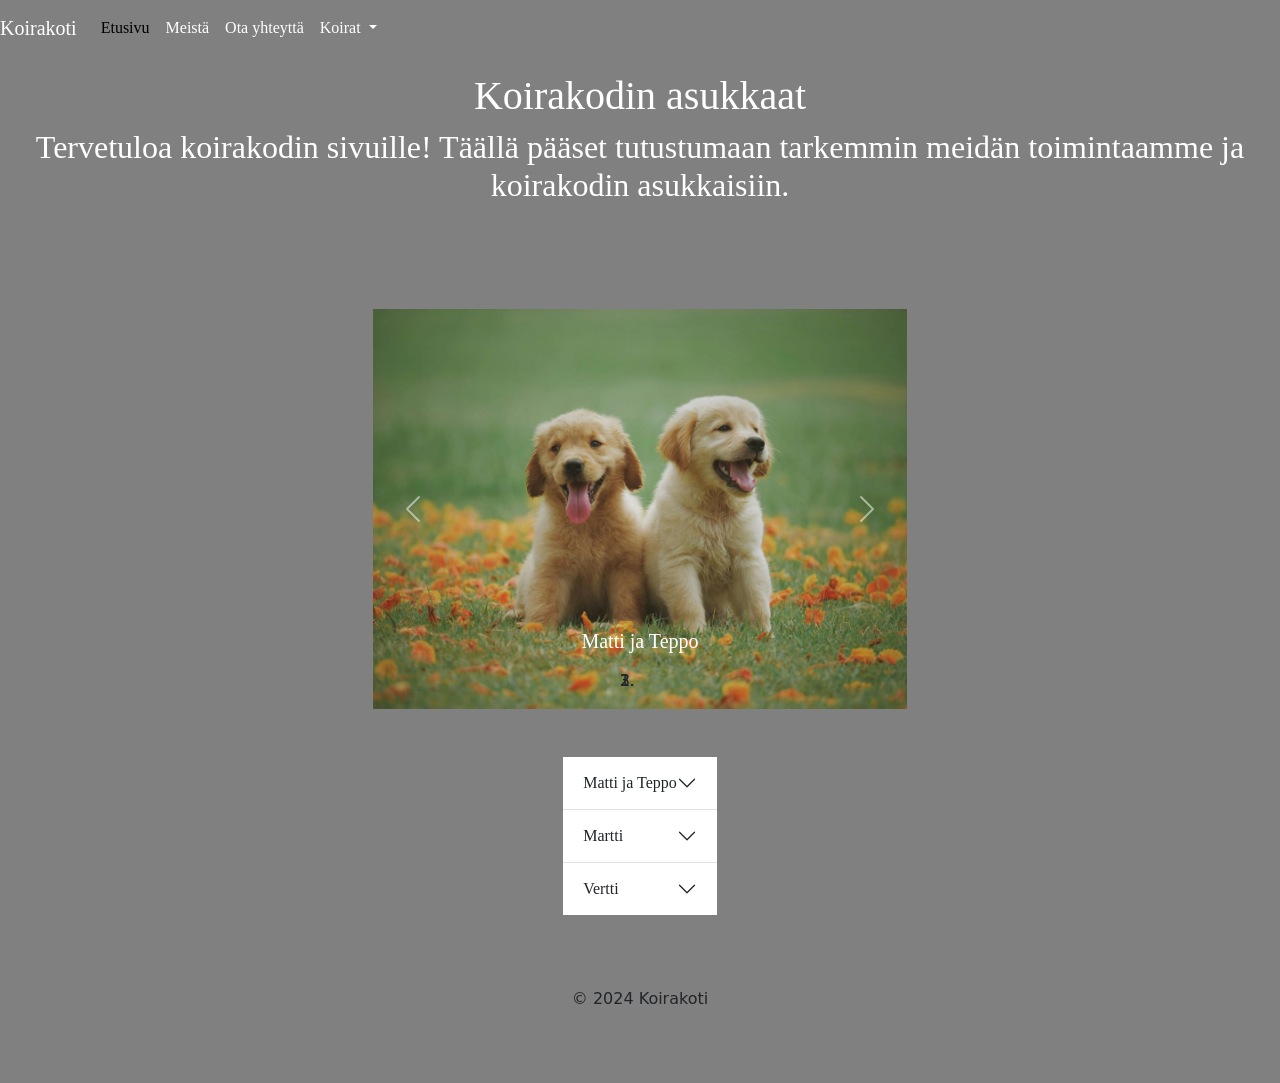
<file: index.html>
<!DOCTYPE html>
<html lang="en">
    <head>
        <meta charset="utf-8">
        <meta name="viewport" content="width=device-width, initial-scale=1">
        <title>Koirakoti</title>
        <link rel="stylesheet" href="tyyli.css">
        <link href="https://cdn.jsdelivr.net/npm/bootstrap@5.3.3/dist/css/bootstrap.min.css" rel="stylesheet">
        <script src="https://cdn.jsdelivr.net/npm/bootstrap@5.3.3/dist/js/bootstrap.bundle.min.js"></script>
    </head>
    <body>
        
        <nav class="navbar navbar-custom navbar-expand-lg navbar-dark ">
        <a class="navbar-brand" href="#">Koirakoti</a>
        <button class="navbar-toggler" type="button" data-toggle="collapse" data-target="#navbarNav" aria-controls="navbarNav" aria-expanded="false" aria-label="Toggle navigation">
        <span class="navbar-toggler-icon"></span>
        </button>
        <div class="collapse navbar-collapse" id="navbarNav">
        <ul class="navbar-nav">
        <li class="nav-item active">
        <a class="nav-link active" aria-current="page" href="index.html">Etusivu</a>
        </li>
        <li class="nav-item">
        <a class="nav-link" href="aboutus.html">Meistä</a>
        </li>
        <li class="nav-item">
        <a class="nav-link" href="contact.html">Ota yhteyttä</a>
        </li>
        
        <li class="nav-item dropdown">
        <a class="nav-link dropdown-toggle" href="#" id="navbarDropdown" role="button" data-toggle="dropdown" aria-haspopup="true" aria-expanded="false">
                                Koirat
        </a>
        <div class="dropdown-menu" aria-labelledby="navbarDropdown">
        <a class="dropdown-item" href="info.html">Esittely</a>
        <div class="dropdown-divider"></div>
        <a class="dropdown-item" href="photos.html">Kuvia</a>
        </div>
        </li>
        </ul>
        </div>
        </nav>
            <header>
        <h1>Koirakodin asukkaat</h1>
        <h2>Tervetuloa koirakodin sivuille! Täällä pääset tutustumaan tarkemmin meidän toimintaamme ja koirakodin asukkaisiin. </h2>
        </header>
        <main>
            <div id="carouselExampleIndicators" class="carousel slide my-5" data-ride="carousel">
                <ol class="carousel-indicators">
                    <li data-target="#carouselExampleIndicators" data-slide-to="0" class="active"></li>
                    <li data-target="#carouselExampleIndicators" data-slide-to="1"></li>
                    <li data-target="#carouselExampleIndicators" data-slide-to="2"></li>
                </ol>
                <div class="carousel-inner">
                    <div class="carousel-item active">
                        <img class="d-block w-100" src="dog.jpg" alt="Kuva 1">
                        <div class="carousel-caption d-none d-md-block">
                            <h5>Matti ja Teppo</h5>
                            <p></p>
                        </div>
                    </div>
                    <div class="carousel-item">
                        <img class="d-block w-100" src="dog1.jpg" alt="Kuva 2">
                        <div class="carousel-caption d-none d-md-block">
                            <h5> Martti</h5>
                            <p></p>
                        </div>
                    </div>
                    <div class="carousel-item">
                        <img class="d-block w-100" src="dog2.jpg" alt="Kuva 3">
                        <div class="carousel-caption d-none d-md-block">
                            <h5>Vertti</h5>
                            <p></p>
                        </div>
                    </div>
                </div>
                <a class="carousel-control-prev" href="#carouselExampleIndicators" role="button" data-slide="prev">
                    <span class="carousel-control-prev-icon" aria-hidden="true"></span>
                    <span class="sr-only"></span>
                </a>
                <a class="carousel-control-next" href="#carouselExampleIndicators" role="button" data-slide="next">
                    <span class="carousel-control-next-icon" aria-hidden="true"></span>
                    <span class="sr-only"></span>
                </a>
            </div>
            <div class="accordion accordion-flush" id="accordionFlushExample">
                <div class="accordion-item">
                  <h2 class="accordion-header">
                    <button class="accordion-button collapsed" type="button" data-bs-toggle="collapse" data-bs-target="#flush-collapseOne" aria-expanded="false" aria-controls="flush-collapseOne">
                      Matti ja Teppo
                    </button>
                  </h2>
                  <div id="flush-collapseOne" class="accordion-collapse collapse" data-bs-parent="#accordionFlushExample">
                    <div class="accordion-body">Matti ja Teppo ovat vuoden ikäiset koirakodin asukkaat. Aktiiviset ja iloiset veljekset rakastavat leikkiä sekä ihmisiä ja erityisesti lapsia.</div>
                  </div>
                </div>
                <div class="accordion-item">
                  <h2 class="accordion-header">
                    <button class="accordion-button collapsed" type="button" data-bs-toggle="collapse" data-bs-target="#flush-collapseTwo" aria-expanded="false" aria-controls="flush-collapseTwo">
                      Martti
                    </button>
                  </h2>
                  <div id="flush-collapseTwo" class="accordion-collapse collapse" data-bs-parent="#accordionFlushExample">
                    <div class="accordion-body">Martti on rauhallinen pentukoira, joka nauttii kävelylenkeistä ja päiväunista.</div>
                  </div>
                </div>
                <div class="accordion-item">
                  <h2 class="accordion-header">
                    <button class="accordion-button collapsed" type="button" data-bs-toggle="collapse" data-bs-target="#flush-collapseThree" aria-expanded="false" aria-controls="flush-collapseThree">
                      Vertti
                    </button>
                  </h2>
                  <div id="flush-collapseThree" class="accordion-collapse collapse" data-bs-parent="#accordionFlushExample">
                    <div class="accordion-body">Vertti on koirakodin vanhin asukas. 10-vuotias Vertti on kokenut agilityn harrastaja ja kilpaillut paljon.</div>
                  </div>
                </div>
              </div>
        
        

        <footer class="py-4 mt-5">
            <div class="container text-center">
                <p>&copy; 2024 Koirakoti </p>
            </div>
        </footer>
    </main>
       
         
            
         <script src="https://code.jquery.com/jquery-3.5.1.slim.min.js"></script>
        <script src="https://cdn.jsdelivr.net/npm/@popperjs/core@2.9.2/dist/umd/popper.min.js"></script>
        <script src="https://stackpath.bootstrapcdn.com/bootstrap/4.5.2/js/bootstrap.min.js"></script>
        </body>
        </html>
</file>
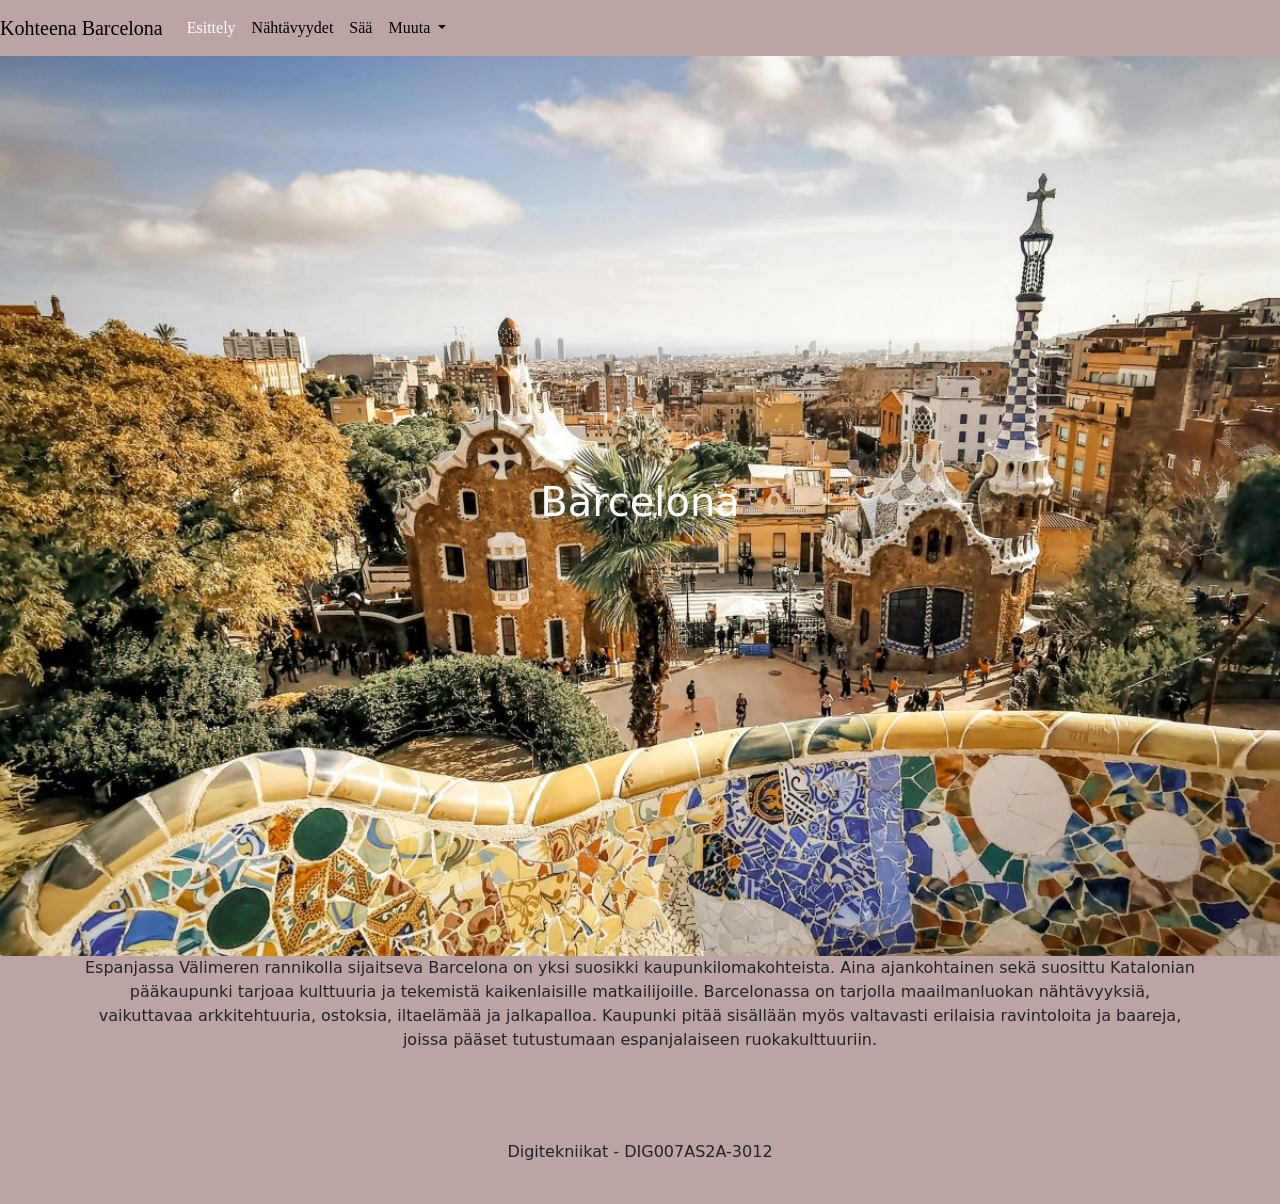
<file: 4tehtava/index.html>
<!DOCTYPE html>
<html lang="en">
    <head>
        <meta charset="utf-8">
        <meta name="viewport" content="width=device-width, initial-scale=1">
        <title>Kohteena Barcelona</title>
        <link rel="stylesheet" href="tyyli.css">
        <link href="https://cdn.jsdelivr.net/npm/bootstrap@5.3.3/dist/css/bootstrap.min.css" rel="stylesheet">
        <script src="https://cdn.jsdelivr.net/npm/bootstrap@5.3.3/dist/js/bootstrap.bundle.min.js"></script>
    
    </head>
    <body>
        
        <nav class="navbar navbar-custom navbar-expand-lg navbar-dark ">
        <a class="navbar-brand" href="index.html">Kohteena Barcelona</a>
        <button class="navbar-toggler" type="button" data-toggle="collapse" data-target="#navbarNav" aria-controls="navbarNav" aria-expanded="false" aria-label="Toggle navigation">
        <span class="navbar-toggler-icon"></span>
        </button>
        <div class="collapse navbar-collapse" id="navbarNav">
        <ul class="navbar-nav">
        <li class="nav-item active">
        <a class="nav-link active" aria-current="page" href="index.html">Esittely</a>
        </li>
        <li class="nav-item">
        <a class="nav-link" href="nahtavyydet.html">Nähtävyydet</a>
        </li>
        <li class="nav-item">
        <a class="nav-link" href="saa.html">Sää</a>
        </li>
        
        <li class="nav-item dropdown">
        <a class="nav-link dropdown-toggle" href="#" id="navbarDropdown" role="button" data-toggle="dropdown" aria-haspopup="true" aria-expanded="false">
                                Muuta
        </a>
        <div class="dropdown-menu" aria-labelledby="navbarDropdown">
        <a class="dropdown-item" href="matkakuvia.html">Matkakuvia</a>
        </div>
        </li>
        </ul>
        </div>
        </nav>
            <header class="hero d-flex align-items-center justify-content-center">
                <div class="text-center">
                    <h1>Barcelona</h1>
                </div>
            </header>

        <main>
            <div class="container text-center">
               <p> Espanjassa Välimeren rannikolla sijaitseva Barcelona on yksi suosikki kaupunkilomakohteista. 
                Aina ajankohtainen sekä suosittu Katalonian pääkaupunki tarjoaa kulttuuria ja tekemistä kaikenlaisille matkailijoille.
                Barcelonassa on tarjolla maailmanluokan nähtävyyksiä, vaikuttavaa arkkitehtuuria, ostoksia, iltaelämää ja jalkapalloa.
                Kaupunki pitää sisällään myös valtavasti erilaisia ravintoloita ja baareja, joissa pääset tutustumaan espanjalaiseen
                ruokakulttuuriin. </p>
            </div>
        
        <footer class="py-4 mt-5">
            <div class="container text-center">
                <p>Digitekniikat - DIG007AS2A-3012</p>
            </div>
        </footer>
    </main>
       
         
            
         <script src="https://code.jquery.com/jquery-3.5.1.slim.min.js"></script>
        <script src="https://cdn.jsdelivr.net/npm/@popperjs/core@2.9.2/dist/umd/popper.min.js"></script>
        <script src="https://stackpath.bootstrapcdn.com/bootstrap/4.5.2/js/bootstrap.min.js"></script>
        </body>
        </html>
</file>
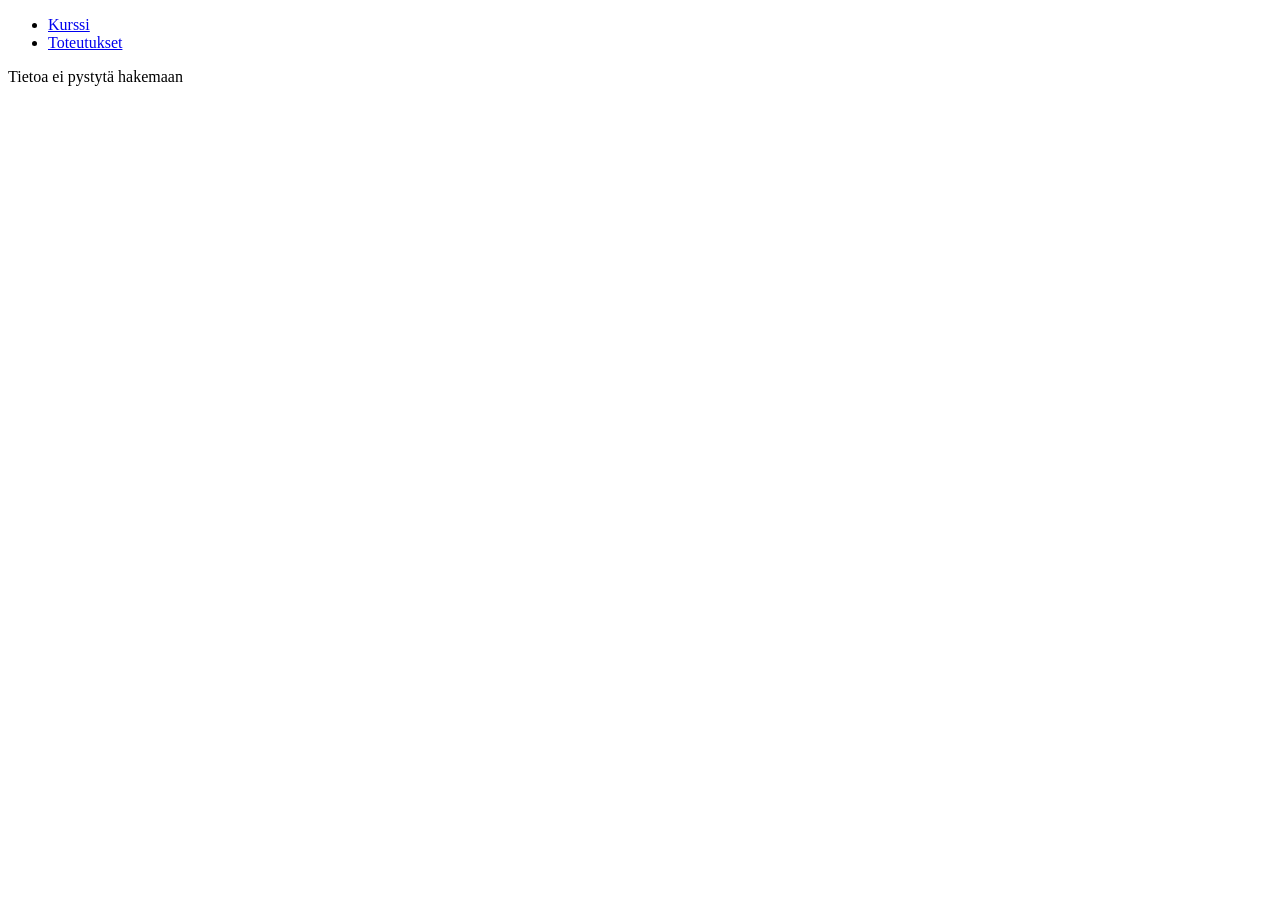
<file: json/index.html>
<!DOCTYPE html>
<html lang="fi">
<head>
  <title>JSON Sivu</title>  
  <meta charset="utf-8">
  <meta name="viewport" content="width=device-width, initial-scale=1">
  </head>
<body> 
  <nav>
    <ul>
        <li><a href="index.html">Kurssi</a></li>
        <li><a href="toteutus.html">Toteutukset</a></li>
    </ul>
  </nav>
    <div id="vastaus">
    </div>
    <script>

      fetch('https://raw.githubusercontent.com/hetaol/hetaol.github.io/refs/heads/main/json/oma.json')
        // Muunnetaan vastaus JSON muotoon
          .then(function (response) { return response.json();
          })

          // Käsitellään muunnettu (eli JSON muotoinen) vastaus
          .then(function (responseJson) {
 
            kerro(responseJson);;
        })

        // Jos tuli jokin virhe
          .catch(function (error) { document.getElementById("vastaus").innerHTML = "<p>Tietoa ei pystytä hakemaan</p>";
          });

        function kerro(data){
            var teksti = ""; // määritellään muuttuja, johon tulostettava tieto kerätään

            // otsikkotiedon hakeminen ja sijoittaminen h1-elementtiin 
            teksti = "<h1>" + data.otsikko + "</h1>";

            // tähän tulee muiden tietojen käsittely kohta
            teksti = teksti + "<p>" + data.kuvaus + "</p>";
            teksti = teksti + "<p><img src='" + data.kuva + "' alt='kuva' ></p>";
            teksti = teksti + "<h3>Opintojakso: " + data.opintojakso.nimi + "</h3>";

            teksti = teksti + "<ul>"
            for(var i = 0; i < data.sisalto.length; i++) {
              teksti = teksti + "<li>" + data.sisalto[i] + "</li>";
            }
            teksti = teksti + "</ul>"
           
            teksti = teksti + "<h3>Linkit:</h3>";
           
            teksti = teksti + "<ul>"
            for(var i = 0; i < data.tekniikat.length; i++) {
              teksti = teksti + "<p>" + data.tekniikat[i].aihe +"</p>";
              linkki = data.tekniikat[i].linkki
              teksti = teksti + "<a href=" + linkki + ">" + data.tekniikat[i].linkki + "</a>"
            }
            teksti = teksti + "</ul>"  
            //teksti-muuttujan sisällön tulostus 
            document.getElementById("vastaus").innerHTML = teksti;
        }

      
      </script>
</body>
</file>
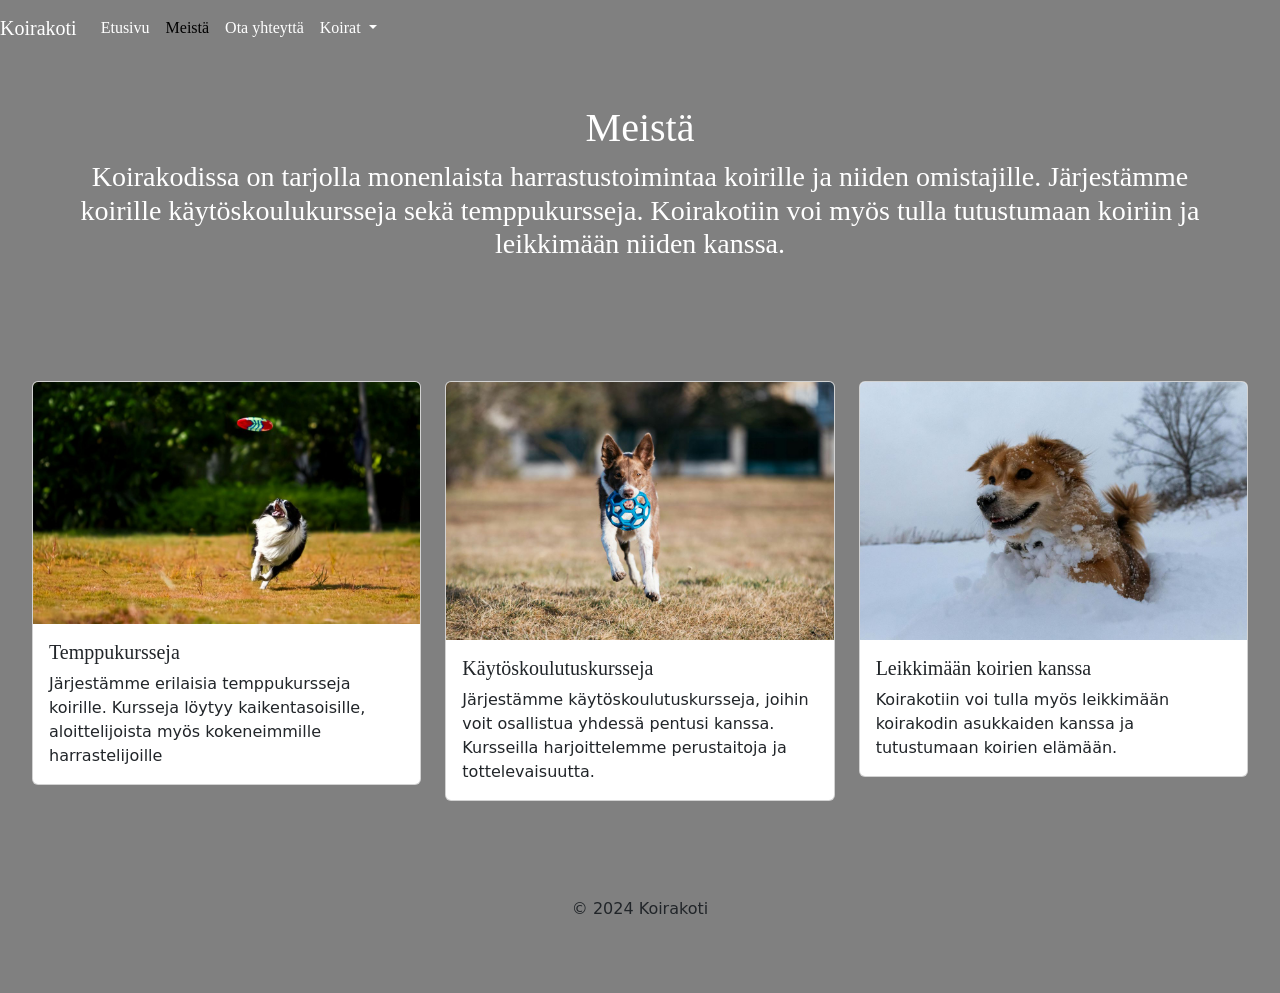
<file: aboutus.html>
<!DOCTYPE html>
<html lang="en">
    <head>
        <meta charset="utf-8">
        <meta name="viewport" content="width=device-width, initial-scale=1">
        <title>Meistä</title>
        <link rel="stylesheet" href="tyyli.css">
        <link href="https://cdn.jsdelivr.net/npm/bootstrap@5.3.3/dist/css/bootstrap.min.css" rel="stylesheet">
        <script src="https://cdn.jsdelivr.net/npm/bootstrap@5.3.3/dist/js/bootstrap.bundle.min.js"></script>
    </head>
    <body>
   
            <nav class="navbar navbar-custom navbar-expand-lg navbar-dark ">
                <a class="navbar-brand" href="#">Koirakoti</a>
                <button class="navbar-toggler" type="button" data-toggle="collapse" data-target="#navbarNav" aria-controls="navbarNav" aria-expanded="false" aria-label="Toggle navigation">
                <span class="navbar-toggler-icon"></span>
                </button>
                <div class="collapse navbar-collapse" id="navbarNav">
                <ul class="navbar-nav">
                <li class="nav-item">
                <a class="nav-link" href="index.html">Etusivu</a>
                </li>
                <li class="nav-item active">
                <a class="nav-link active" aria-current="page" href="aboutus.html">Meistä</a>
                </li>
                <li class="nav-item">
                <a class="nav-link" href="contact.html">Ota yhteyttä</a>
                </li>
                
                <li class="nav-item dropdown">
                <a class="nav-link dropdown-toggle" href="#" id="navbarDropdown" role="button" data-toggle="dropdown" aria-haspopup="true" aria-expanded="false">
                                        Koirat
                </a>
                <div class="dropdown-menu" aria-labelledby="navbarDropdown">
                <a class="dropdown-item" href="info.html">Esittely</a>
                <div class="dropdown-divider"></div>
                <a class="dropdown-item" href="photos.html">Kuvia</a>
                </div>
                </li>
                </ul>
                </div>
                </nav>
        <main>
            <header>
                <h1>Meistä</h1>
                <h3>Koirakodissa on tarjolla monenlaista harrastustoimintaa koirille ja niiden omistajille. 
                    Järjestämme koirille käytöskoulukursseja sekä temppukursseja. Koirakotiin voi myös tulla tutustumaan koiriin ja leikkimään niiden kanssa.
                </h3>
            </header>
            <section class="container my-5"></section>
                <div class="row">
                    <div class="col-md-4">
                        <div class="card mb-4">
                            <img src="agility1.jpg" class="card-img-top" alt="Kuva 1">
                            <div class="card-body">
                                <h5 class="card-title">Temppukursseja</h5>
                                <p class="card-text">Järjestämme erilaisia temppukursseja koirille. Kursseja löytyy kaikentasoisille, aloittelijoista myös kokeneimmille harrastelijoille</p>
                            </div>
                        </div>
                    </div>
                    <div class="col-md-4">
                        <div class="card mb-4">
                            <img src="agility2.jpg" class="card-img-top" alt="Kuva 2">
                            <div class="card-body">
                                <h5 class="card-title">Käytöskoulutuskursseja</h5>
                                <p class="card-text">Järjestämme käytöskoulutuskursseja, joihin voit osallistua yhdessä pentusi kanssa. Kursseilla harjoittelemme perustaitoja ja tottelevaisuutta.</p>
                            </div>
                        </div>
                    </div>
                    <div class="col-md-4">
                        <div class="card mb-4">
                            <img src="koiralumessa.jpg" class="card-img-top" alt="Kuva 3">
                            <div class="card-body">
                                <h5 class="card-title">Leikkimään koirien kanssa</h5>
                                <p class="card-text">Koirakotiin voi tulla myös leikkimään koirakodin asukkaiden kanssa ja tutustumaan koirien elämään.</p>
                            </div>
                        </div>
                    </div>
                </div>
            </section>
        

        <footer class=" py-4 mt-5">
            <div class="container text-center">
                <p>&copy; 2024 Koirakoti </p>
            </div>
        </footer>
    </main>

         
           <script src="https://code.jquery.com/jquery-3.5.1.slim.min.js"></script>
           <script src="https://cdn.jsdelivr.net/npm/@popperjs/core@2.9.2/dist/umd/popper.min.js"></script>
           <script src="https://stackpath.bootstrapcdn.com/bootstrap/4.5.2/js/bootstrap.min.js"></script>
           
        </body>
           </html>
</file>
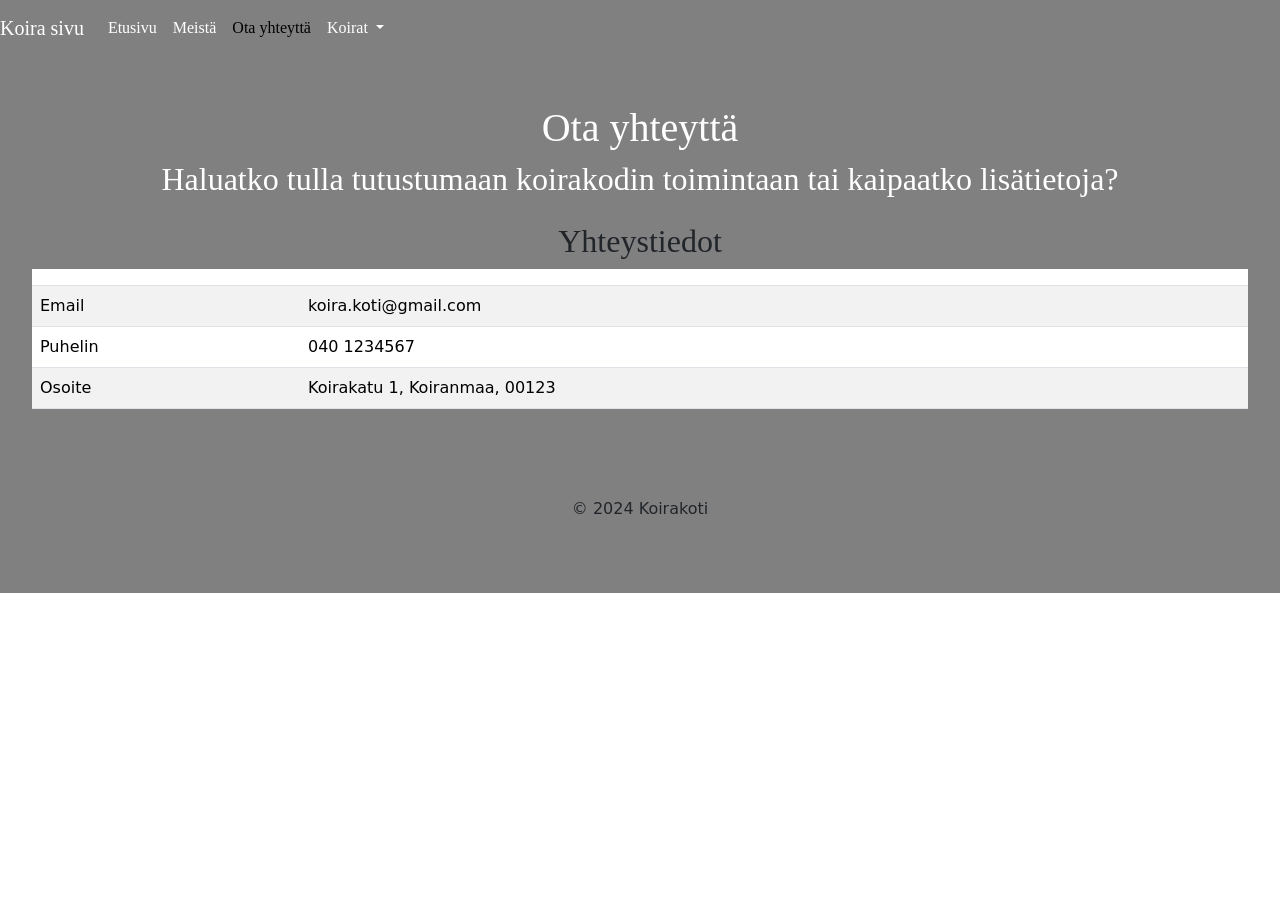
<file: contact.html>
<!DOCTYPE html>
<html lang="en">
    <head>
        <meta charset="utf-8">
        <meta name="viewport" content="width=device-width, initial-scale=1">
        <title>Ota yhteyttä</title>
        <link rel="stylesheet" href="tyyli.css">
        <link href="https://cdn.jsdelivr.net/npm/bootstrap@5.3.3/dist/css/bootstrap.min.css" rel="stylesheet">
        <script src="https://cdn.jsdelivr.net/npm/bootstrap@5.3.3/dist/js/bootstrap.bundle.min.js"></script>
    </head>
    <body>
        <nav class="navbar navbar-custom navbar-expand-lg navbar-dark">
            <a class="navbar-brand" href="#">Koira sivu</a>
            <button class="navbar-toggler" type="button" data-toggle="collapse" data-target="#navbarNav" aria-controls="navbarNav" aria-expanded="false" aria-label="Toggle navigation">
            <span class="navbar-toggler-icon"></span>
            </button>
            <div class="collapse navbar-collapse" id="navbarNav">
            <ul class="navbar-nav">
            <li class="nav-item">
            <a class="nav-link" href="index.html">Etusivu</a>
            </li>
            <li class="nav-item">
            <a class="nav-link" href="aboutus.html">Meistä</a>
            </li>
            <li class="nav-item active">
            <a class="nav-link active" aria-current="page" href="contact.html">Ota yhteyttä</a>
            </li>
            
            <li class="nav-item dropdown">
            <a class="nav-link dropdown-toggle" href="#" id="navbarDropdown" role="button" data-toggle="dropdown" aria-haspopup="true" aria-expanded="false">
                                    Koirat
            </a>
            <div class="dropdown-menu" aria-labelledby="navbarDropdown">
            <a class="dropdown-item" href="info.html">Esittely</a>
            <div class="dropdown-divider"></div>
            <a class="dropdown-item" href="photos.html">Kuvia</a>
            </div>
            </li>
            </ul>
            </div>
            </nav>
        <main>
            <header>
                <h1>Ota yhteyttä</h1>




                <h2>Haluatko tulla tutustumaan koirakodin toimintaan tai kaipaatko lisätietoja?</h2>



            </header>
            <section class="contact-info"></section>
                <h2>Yhteystiedot</h2>
                <table class="table table-striped">
                    <thead>
                        <tr>
                            <th scope="col"></th>
                            <th scope="col"></th>
                        </tr>
                    </thead>
                    <tbody><tr><td>Email</td>
                        <td>koira.koti@gmail.com</td></tr>
                        <tr><td>Puhelin</td>
                            <td>040 1234567</td></tr>
                            <tr><td>Osoite</td><td>Koirakatu 1, Koiranmaa, 00123</td></tr>
                        </tbody>
                    </table>
                </section>
        

        <footer class=" py-4 mt-5">
            <div class="container text-center">
                <p>&copy; 2024 Koirakoti </p>
            </div>
        </footer>
    </main>

          
           <script src="https://code.jquery.com/jquery-3.5.1.slim.min.js"></script>
           <script src="https://cdn.jsdelivr.net/npm/@popperjs/core@2.9.2/dist/umd/popper.min.js"></script>
           <script src="https://stackpath.bootstrapcdn.com/bootstrap/4.5.2/js/bootstrap.min.js"></script>
          
        </body>
        </html>
</file>
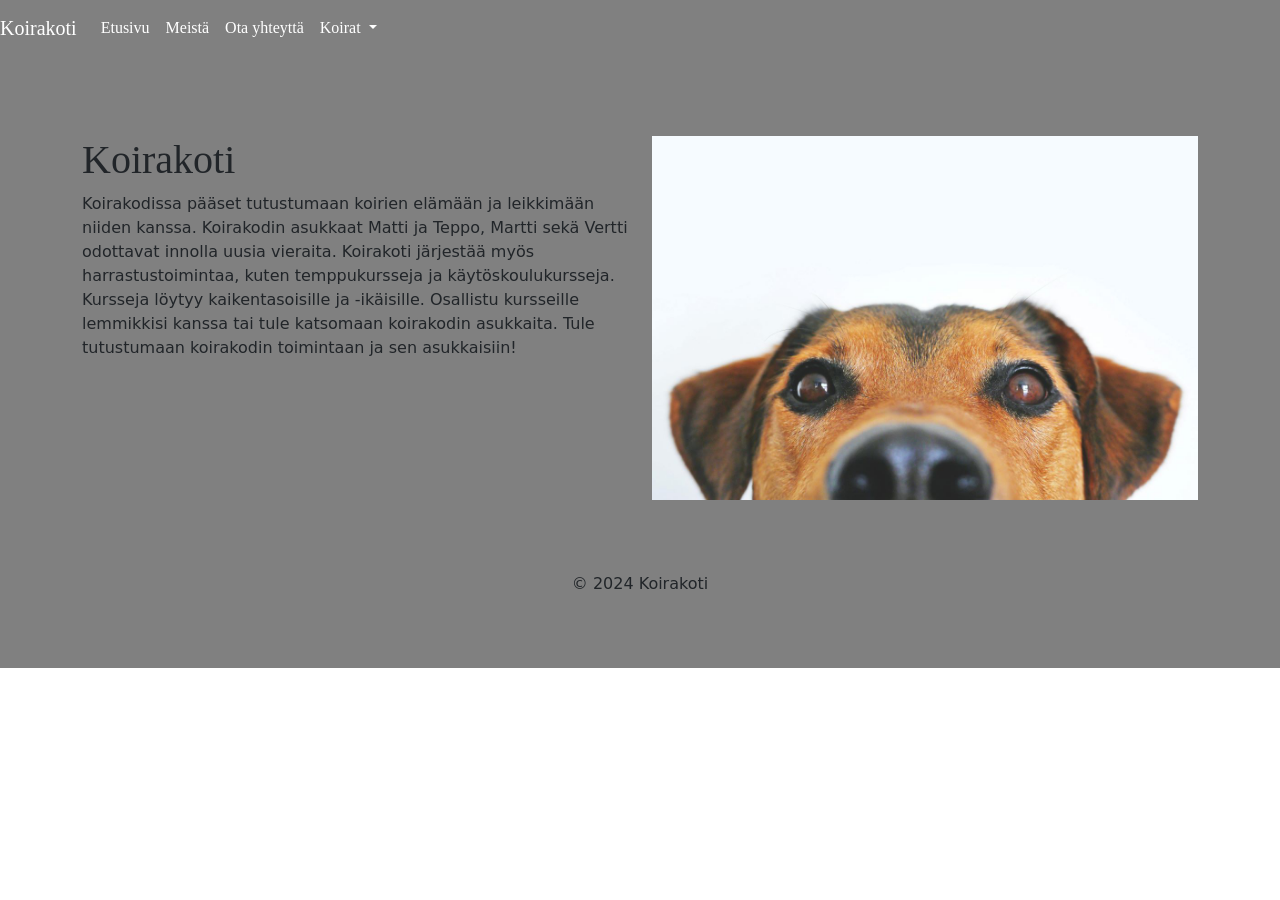
<file: info.html>
<!DOCTYPE html>
<html lang="en">
    <head>
        <meta charset="utf-8">
        <meta name="viewport" content="width=device-width, initial-scale=1">
        <title>Esittely</title>
        <link rel="stylesheet" href="tyyli.css">
        <link href="https://cdn.jsdelivr.net/npm/bootstrap@5.3.3/dist/css/bootstrap.min.css" rel="stylesheet">
        <script src="https://cdn.jsdelivr.net/npm/bootstrap@5.3.3/dist/js/bootstrap.bundle.min.js"></script>
    </head>
    <body>

        <nav class="navbar navbar-custom navbar-expand-lg navbar-dark ">
            <a class="navbar-brand" href="#">Koirakoti</a>
            <button class="navbar-toggler" type="button" data-toggle="collapse" data-target="#navbarNav" aria-controls="navbarNav" aria-expanded="false" aria-label="Toggle navigation">
            <span class="navbar-toggler-icon"></span>
            </button>
            <div class="collapse navbar-collapse" id="navbarNav">
            <ul class="navbar-nav">
            <li class="nav-item">
            <a class="nav-link" href="index.html">Etusivu</a>
            </li>
            <li class="nav-item">
            <a class="nav-link" href="aboutus.html">Meistä</a>
            </li>
            <li class="nav-item">
            <a class="nav-link" href="contact.html">Ota yhteyttä</a>
            </li>
            
            <li class="nav-item dropdown">
            <a class="nav-link dropdown-toggle" href="#" id="navbarDropdown" role="button" data-toggle="dropdown" aria-haspopup="true" aria-expanded="false">
                                    Koirat
            </a>
            <div class="dropdown-menu" aria-labelledby="navbarDropdown">
            <a class="dropdown-item" aria-current="page" href="info.html">Esittely</a>
            <div class="dropdown-divider"></div>
            <a class="dropdown-item" href="photos.html">Kuvia</a>
            </div>
            </li>
            </ul>
            </div>
            </nav>

<main>
<div class="container mt-5">
    <div class="row">
        <div class="col-md-6">
            <h1>Koirakoti</h1>
            <p>Koirakodissa pääset tutustumaan koirien elämään ja leikkimään niiden kanssa. 
                Koirakodin asukkaat Matti ja Teppo, Martti sekä Vertti odottavat innolla uusia vieraita.
                Koirakoti järjestää myös harrastustoimintaa, kuten temppukursseja ja käytöskoulukursseja.
                Kursseja löytyy kaikentasoisille ja -ikäisille. Osallistu kursseille lemmikkisi kanssa tai tule 
                katsomaan koirakodin asukkaita. 
                Tule tutustumaan koirakodin toimintaan ja sen asukkaisiin!</p>
        </div>
        <div class="col-md-6">
            <img src="dog10.jpg" class="img-fluid" alt="Kuva 10">
        </div>
    </div>
</div>


<footer class=" py-4 mt-5">
    <div class="container text-center">
        <p>&copy; 2024 Koirakoti </p>
    </div>
</footer>
</main>
 

 <script src="https://code.jquery.com/jquery-3.5.1.slim.min.js"></script>
<script src="https://cdn.jsdelivr.net/npm/@popperjs/core@2.9.2/dist/umd/popper.min.js"></script>
<script src="https://stackpath.bootstrapcdn.com/bootstrap/4.5.2/js/bootstrap.min.js"></script>
</body>
</html>
</file>
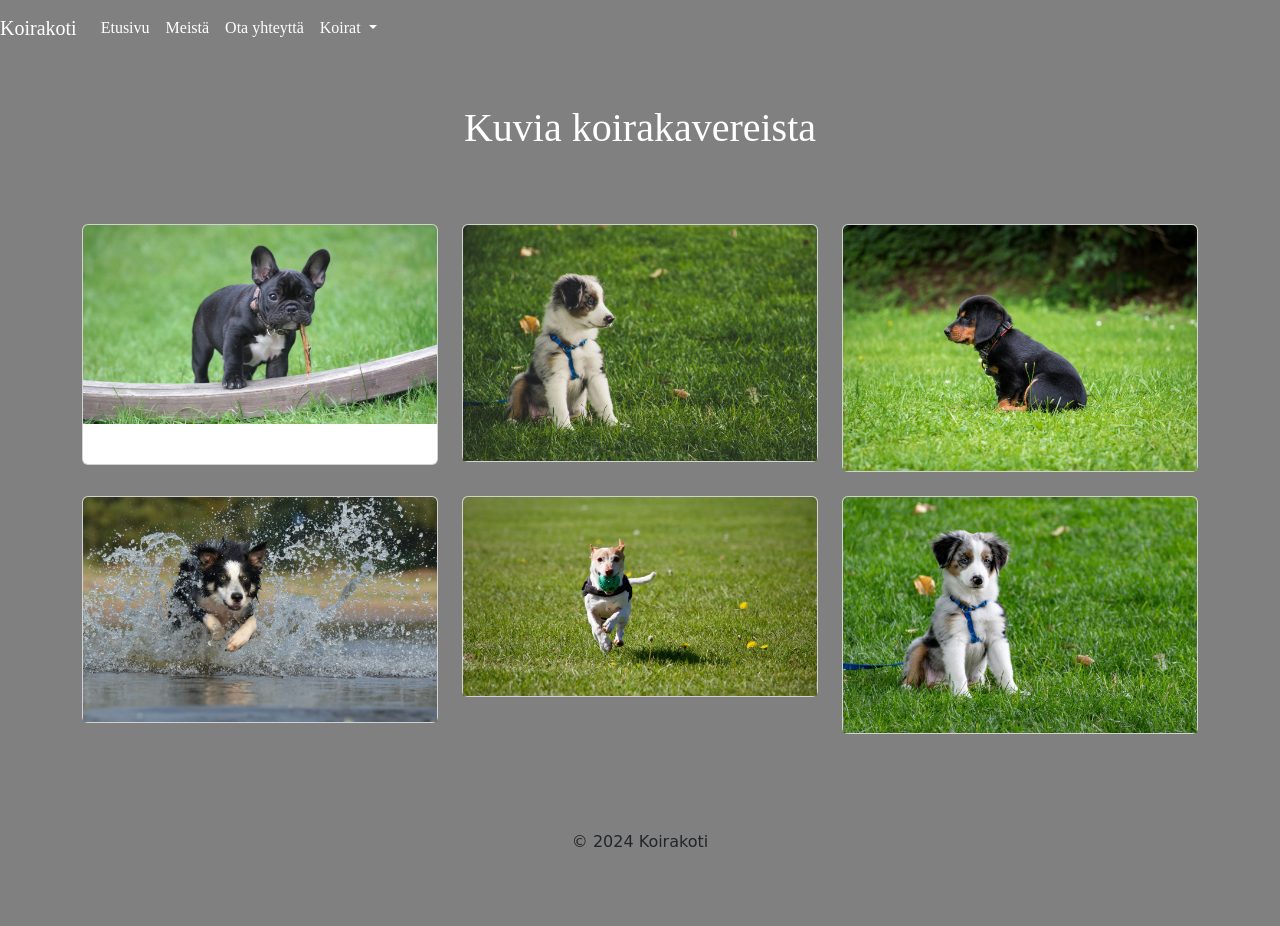
<file: photos.html>
<!DOCTYPE html>
<html lang="fi">
    <head>
        <meta charset="utf-8">
        <meta name="viewport" content="width=device-width, initial-scale=1">
        <title>Kuvia</title>
        <link rel="stylesheet" href="tyyli.css">
        <link href="https://cdn.jsdelivr.net/npm/bootstrap@5.3.3/dist/css/bootstrap.min.css" rel="stylesheet">
        <script src="https://cdn.jsdelivr.net/npm/bootstrap@5.3.3/dist/js/bootstrap.bundle.min.js"></script>
    </head>
<body>

    <nav class="navbar navbar-custom navbar-expand-lg navbar-dark ">
        <a class="navbar-brand" href="#">Koirakoti</a>
        <button class="navbar-toggler" type="button" data-toggle="collapse" data-target="#navbarNav" aria-controls="navbarNav" aria-expanded="false" aria-label="Toggle navigation">
        <span class="navbar-toggler-icon"></span>
        </button>
        <div class="collapse navbar-collapse" id="navbarNav">
        <ul class="navbar-nav">
        <li class="nav-item">
        <a class="nav-link" href="index.html">Etusivu</a>
        </li>
        <li class="nav-item">
        <a class="nav-link" href="aboutus.html">Meistä</a>
        </li>
        <li class="nav-item">
        <a class="nav-link" href="contact.html">Ota yhteyttä</a>
        </li>
        
        <li class="nav-item dropdown">
        <a class="nav-link dropdown-toggle" href="#" id="navbarDropdown" role="button" data-toggle="dropdown" aria-haspopup="true" aria-expanded="false">
                                Koirat
        </a>
        <div class="dropdown-menu" aria-labelledby="navbarDropdown">
        <a class="dropdown-item" href="info.html">Esittely</a>
        <div class="dropdown-divider"></div>
        <a class="dropdown-item" aria-current="page" href="photos.html">Kuvia</a>
        </div>
        </li>
        </ul>
        </div>
        </nav>
     <main>
        <header>
            <h1>Kuvia koirakavereista</h1>
            <h2> </h2>
            </header>
    
    <div class="container mt-5">
        <div class="row">
            <div class="col-md-4 mb-4">
                <div class="card">
                    <img src="dog4.jpg" class="card-img-top" alt="Kuva 4">
                    <div class="card-body">
                        <h5 class="card-title"></h5>
                        <p class="card-text"></p>
                    </div>
                </div>
            </div>
            <div class="col-md-4 mb-4">
                <div class="card">
                    <img src="dog6.jpg" class="card-img-top" alt="Kuva 6">
                    
                </div>
            </div>
            <div class="col-md-4 mb-4">
                <div class="card">
                    <img src="dog7.jpg" class="card-img-top" alt="Kuva 7">
                    
                </div>
            </div>
            <div class="col-md-4 mb-4">
                <div class="card">
                    <img src="dog5.jpg" class="card-img-top" alt="Kuva 5">
                </div>
            </div>
            <div class="col-md-4 mb-4">
                     <div class="card">
                     <img src="dog8.jpg" class="card-img-top" alt="Kuva 8">
                            
                </div>
            </div>
            <div class="col-md-4 mb-4">
                <div class="card">
                <img src="dog9.jpg" class="card-img-top" alt="Kuva 9">
            </div>
    </div>

       
       <script src="https://code.jquery.com/jquery-3.5.1.slim.min.js"></script>
       <script src="https://cdn.jsdelivr.net/npm/@popperjs/core@2.9.2/dist/umd/popper.min.js"></script>
       <script src="https://stackpath.bootstrapcdn.com/bootstrap/4.5.2/js/bootstrap.min.js"></script>
       
       <footer class=" py-4 mt-5">
        <div class="container text-center">
            <p>&copy; 2024 Koirakoti </p>
        </div>
    </footer>
</main>

</body>
</html>
</file>
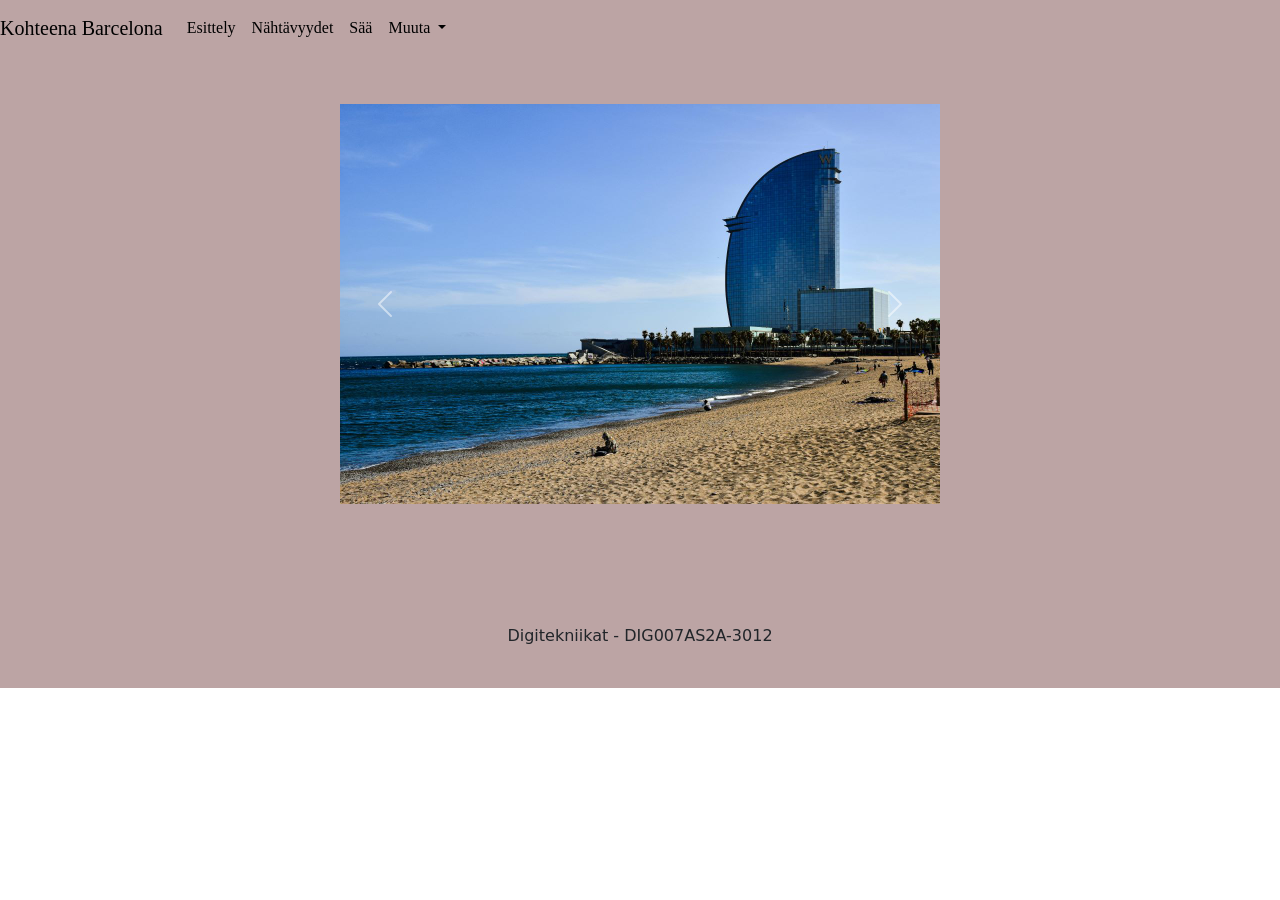
<file: 4tehtava/matkakuvia.html>
<!DOCTYPE html>
<html lang="en">
    <head>
        <meta charset="utf-8">
        <meta name="viewport" content="width=device-width, initial-scale=1">
        <title>Matkakuvia</title>
        <link rel="stylesheet" href="tyyli.css">
        <link href="https://cdn.jsdelivr.net/npm/bootstrap@5.3.3/dist/css/bootstrap.min.css" rel="stylesheet">
        <script src="https://cdn.jsdelivr.net/npm/bootstrap@5.3.3/dist/js/bootstrap.bundle.min.js"></script>
    
    </head>
    <body>
        
        <nav class="navbar navbar-custom navbar-expand-lg navbar-dark ">
        <a class="navbar-brand" href="index.html">Kohteena Barcelona</a>
        <button class="navbar-toggler" type="button" data-toggle="collapse" data-target="#navbarNav" aria-controls="navbarNav" aria-expanded="false" aria-label="Toggle navigation">
        <span class="navbar-toggler-icon"></span>
        </button>
        <div class="collapse navbar-collapse" id="navbarNav">
        <ul class="navbar-nav">
        <li class="nav-item">
        <a class="nav-link" href="index.html">Esittely</a>
        </li>
        <li class="nav-item">
        <a class="nav-link" href="nahtavyydet.html">Nähtävyydet</a>
        </li>
        <li class="nav-item">
        <a class="nav-link" href="saa.html">Sää</a>
        </li>
        
        <li class="nav-item dropdown">
        <a class="nav-link dropdown-toggle" href="#" id="navbarDropdown" role="button" data-toggle="dropdown" aria-haspopup="true" aria-expanded="false">
                                Muuta
        </a>
        <div class="dropdown-menu" aria-labelledby="navbarDropdown">
        <a class="dropdown-item" aria-current="page" href="matkakuvia.html">Matkakuvia</a>
        </div>
        </li>
        </ul>
        </div>
        </nav>

        <main>
            <div id="kuvaKaruselli" class="carousel slide my-5" data-bs-ride="carousel">
                <div class="carousel-inner">
                    <div class="carousel-item active">
                        <img src="ranta.jpg" class="d-block w-100" alt="Matkakuva 1">
                    </div>
                    <div class="carousel-item">
                        <img src="tori.jpg" class="d-block w-100" alt="Matkakuva 2">
                    </div>
                    <div class="carousel-item">
                        <img src="tapaksia.jpg" class="d-block w-100" alt="Matkakuva 3">
                    </div>
                    <div class="carousel-item">
                        <img src="hedelmia.jpg" class="d-block w-100" alt="Matkakuva 4">
                    </div>
                    <div class="carousel-item">
                        <img src="lomakuva2.jpg" class="d-block w-100" alt="Matkakuva 5">
                    </div>
                    <div class="carousel-item">
                        <img src="lomakuva3.jpg" class="d-block w-100" alt="Matkakuva 6">
                    </div>
                </div>
                <button class="carousel-control-prev" type="button" data-bs-target="#kuvaKaruselli" data-bs-slide="prev">
                    <span class="carousel-control-prev-icon" aria-hidden="true"></span>
                    <span class="visually-hidden">Edellinen</span>
                </button>
                <button class="carousel-control-next" type="button" data-bs-target="#kuvaKaruselli" data-bs-slide="next">
                    <span class="carousel-control-next-icon" aria-hidden="true"></span>
                    <span class="visually-hidden">Seuraava</span>
                </button>
            </div>

            

        <footer class="py-4 mt-5">
            <div class="container text-center">
                <p>Digitekniikat - DIG007AS2A-3012</p>
            </div>
        </footer>
    </main>
       
         
            
         <script src="https://code.jquery.com/jquery-3.5.1.slim.min.js"></script>
        <script src="https://cdn.jsdelivr.net/npm/@popperjs/core@2.9.2/dist/umd/popper.min.js"></script>
        <script src="https://stackpath.bootstrapcdn.com/bootstrap/4.5.2/js/bootstrap.min.js"></script>
        </body>
        </html>
</file>
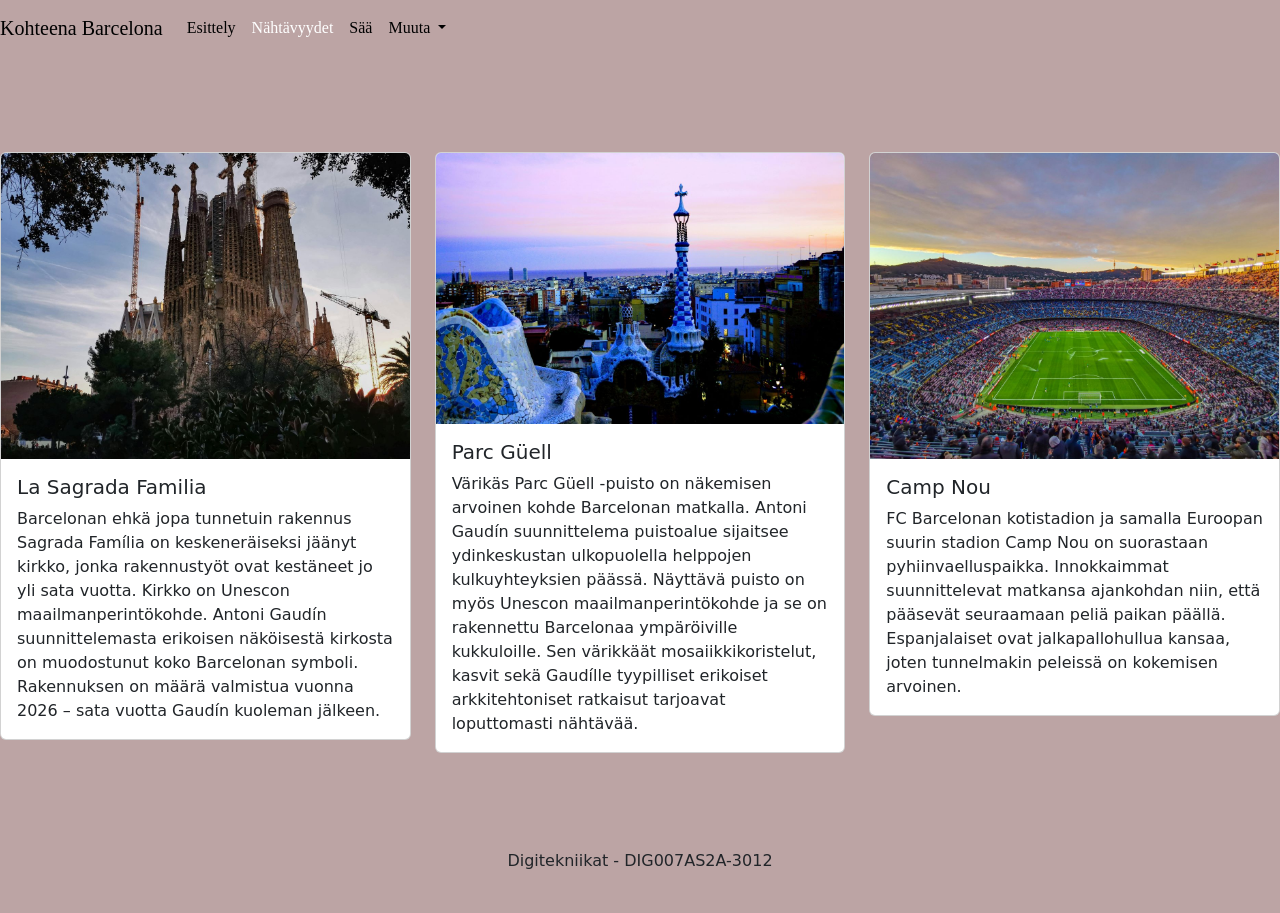
<file: 4tehtava/nahtavyydet.html>
<!DOCTYPE html>
<html lang="en">
    <head>
        <meta charset="utf-8">
        <meta name="viewport" content="width=device-width, initial-scale=1">
        <title>Nähtävyydet</title>
        <link rel="stylesheet" href="tyyli.css">
        <link href="https://cdn.jsdelivr.net/npm/bootstrap@5.3.3/dist/css/bootstrap.min.css" rel="stylesheet">
        <script src="https://cdn.jsdelivr.net/npm/bootstrap@5.3.3/dist/js/bootstrap.bundle.min.js"></script>
    </head>
    <body>
   
            <nav class="navbar navbar-custom navbar-expand-lg navbar-dark ">
                <a class="navbar-brand" href="index.html">Kohteena Barcelona</a>
                <button class="navbar-toggler" type="button" data-toggle="collapse" data-target="#navbarNav" aria-controls="navbarNav" aria-expanded="false" aria-label="Toggle navigation">
                <span class="navbar-toggler-icon"></span>
                </button>
                <div class="collapse navbar-collapse" id="navbarNav">
                <ul class="navbar-nav">
                <li class="nav-item">
                <a class="nav-link" href="index.html">Esittely</a>
                </li>
                <li class="nav-item active">
                <a class="nav-link active" aria-current="page" href="nahtavyydet.html">Nähtävyydet</a>
                </li>
                <li class="nav-item">
                <a class="nav-link" href="saa.html">Sää</a>
                </li>
                
                <li class="nav-item dropdown">
                <a class="nav-link dropdown-toggle" href="#" id="navbarDropdown" role="button" data-toggle="dropdown" aria-haspopup="true" aria-expanded="false">
                                        Muuta
                </a>
                <div class="dropdown-menu" aria-labelledby="navbarDropdown">
                <a class="dropdown-item" href="matkakuvia.html">Matkakuvia</a>
                </div>
                </li>
                </ul>
                </div>
                </nav>
        <main>
            
            <section class="container my-5"></section>
                <div class="row">
                    <div class="col-md-4">
                        <div class="card mb-4">
                            <img src="sagradafa.jpg" class="card-img-top" alt="Kuva1">
                            <div class="card-body">
                                <h5 class="card-title">La Sagrada Familia</h5>
                                <p class="card-text">Barcelonan ehkä jopa tunnetuin rakennus Sagrada Família on keskeneräiseksi jäänyt kirkko, jonka rakennustyöt ovat kestäneet jo yli sata vuotta. Kirkko on Unescon maailmanperintökohde.
                                    Antoni Gaudín suunnittelemasta erikoisen näköisestä kirkosta on muodostunut koko Barcelonan symboli. Rakennuksen on määrä valmistua vuonna 2026 – sata vuotta Gaudín kuoleman jälkeen.</p>
                            </div>
                        </div>
                    </div>
                    <div class="col-md-4">
                        <div class="card mb-4">
                            <img src="parcguell2.jpg" class="card-img-top" alt="Kuva2">
                            <div class="card-body">
                                <h5 class="card-title">Parc Güell</h5>
                                <p class="card-text">Värikäs Parc Güell -puisto on näkemisen arvoinen kohde Barcelonan matkalla. Antoni Gaudín suunnittelema puistoalue sijaitsee ydinkeskustan ulkopuolella helppojen kulkuyhteyksien päässä.
                                     Näyttävä puisto on myös Unescon maailmanperintökohde ja se on rakennettu Barcelonaa ympäröiville kukkuloille. Sen värikkäät mosaiikkikoristelut, kasvit sekä Gaudílle tyypilliset erikoiset arkkitehtoniset ratkaisut tarjoavat loputtomasti nähtävää.</p>
                            </div>
                        </div>
                    </div>
                    <div class="col-md-4">
                        <div class="card mb-4">
                            <img src="campnou.jpg" class="card-img-top" alt="Kuva3">
                            <div class="card-body">
                                <h5 class="card-title">Camp Nou</h5>
                                <p class="card-text">FC Barcelonan kotistadion ja samalla Euroopan suurin stadion Camp Nou on suorastaan pyhiinvaelluspaikka. Innokkaimmat suunnittelevat matkansa ajankohdan niin, että pääsevät seuraamaan peliä paikan päällä.
                                    Espanjalaiset ovat jalkapallohullua kansaa, joten tunnelmakin peleissä on kokemisen arvoinen. </p>
                            </div>
                        </div>
                    </div>
                </div>
            
        <footer class=" py-4 mt-5">
            <div class="container text-center">
                <p>Digitekniikat - DIG007AS2A-3012</p>
            </div>
        </footer>
    </main>

         
           <script src="https://code.jquery.com/jquery-3.5.1.slim.min.js"></script>
           <script src="https://cdn.jsdelivr.net/npm/@popperjs/core@2.9.2/dist/umd/popper.min.js"></script>
           <script src="https://stackpath.bootstrapcdn.com/bootstrap/4.5.2/js/bootstrap.min.js"></script>
           
        </body>
           </html>
</file>
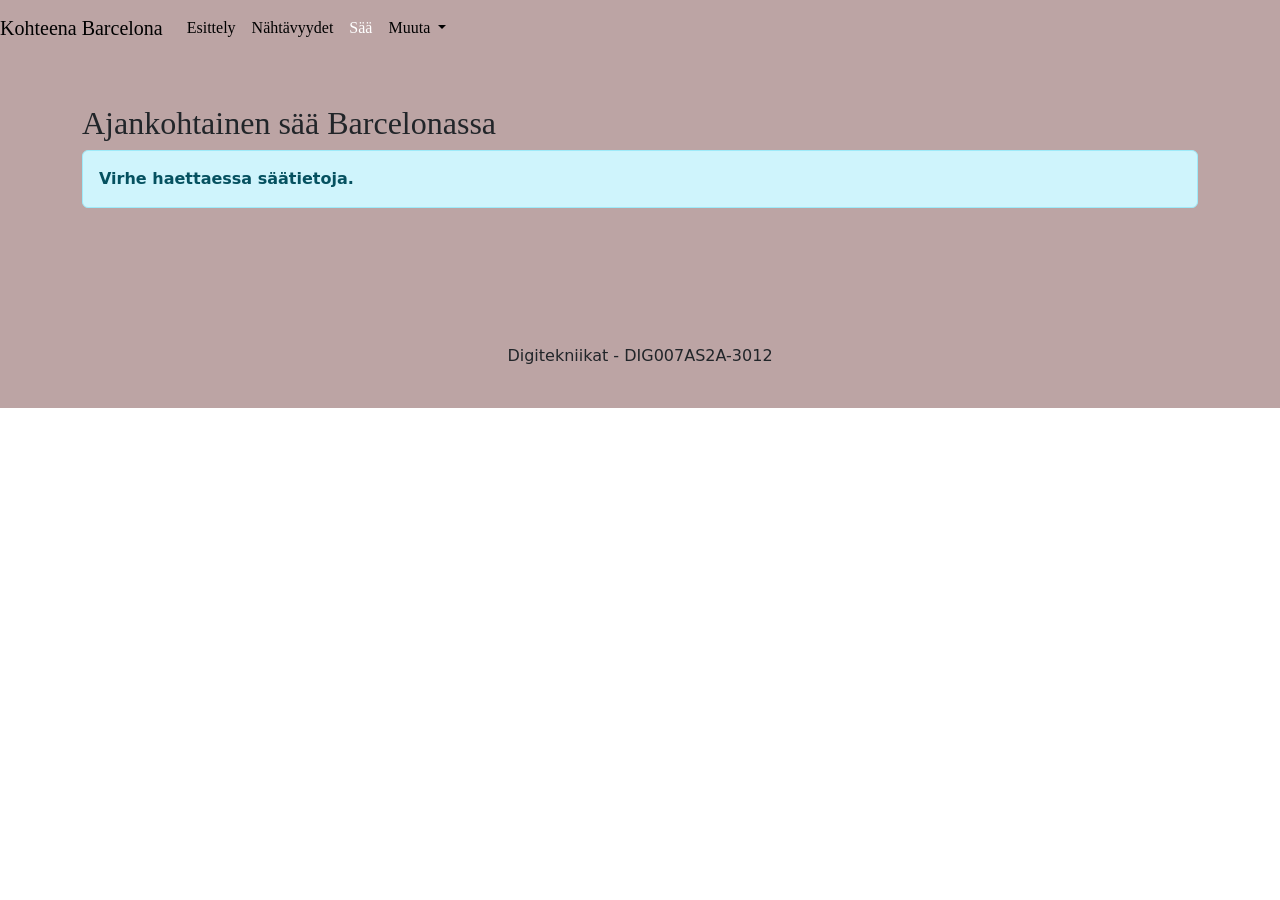
<file: 4tehtava/saa.html>
<!DOCTYPE html>
<html lang="en">
    <head>
        <meta charset="utf-8">
        <meta name="viewport" content="width=device-width, initial-scale=1">
        <title>Sää</title>
        <link rel="stylesheet" href="tyyli.css">
        <link href="https://cdn.jsdelivr.net/npm/bootstrap@5.3.3/dist/css/bootstrap.min.css" rel="stylesheet">
        <script src="https://cdn.jsdelivr.net/npm/bootstrap@5.3.3/dist/js/bootstrap.bundle.min.js"></script>
    
    </head>
    <body>
        
        <nav class="navbar navbar-custom navbar-expand-lg navbar-dark ">
        <a class="navbar-brand" href="index.html">Kohteena Barcelona</a>
        <button class="navbar-toggler" type="button" data-toggle="collapse" data-target="#navbarNav" aria-controls="navbarNav" aria-expanded="false" aria-label="Toggle navigation">
        <span class="navbar-toggler-icon"></span>
        </button>
        <div class="collapse navbar-collapse" id="navbarNav">
        <ul class="navbar-nav">
        <li class="nav-item">
        <a class="nav-link" href="index.html">Esittely</a>
        </li>
        <li class="nav-item">
        <a class="nav-link" href="nahtavyydet.html">Nähtävyydet</a>
        </li>
        <li class="nav-item active">
        <a class="nav-link active" aria-current="page" href="saa.html">Sää</a>
        </li>
        
        <li class="nav-item dropdown">
        <a class="nav-link dropdown-toggle" href="#" id="navbarDropdown" role="button" data-toggle="dropdown" aria-haspopup="true" aria-expanded="false">
                                Muuta
        </a>
        <div class="dropdown-menu" aria-labelledby="navbarDropdown">
        <a class="dropdown-item" href="matkakuvia.html">Matkakuvia</a>
        </div>
        </li>
        </ul>
        </div>
        </nav>

        <main>
                   
            <div class="container my-5">
                <h2>Ajankohtainen sää Barcelonassa</h2>
                <div id="saa-tiedot" class="alert alert-info"></div>
            </div>
                

        <footer class="py-4 mt-5">
            <div class="container text-center">
                <p>Digitekniikat - DIG007AS2A-3012</p>
            </div>
        </footer>
    </main>
       
            
         <script src="https://code.jquery.com/jquery-3.5.1.slim.min.js"></script>
        <script src="https://cdn.jsdelivr.net/npm/@popperjs/core@2.9.2/dist/umd/popper.min.js"></script>
        <script src="https://stackpath.bootstrapcdn.com/bootstrap/4.5.2/js/bootstrap.min.js"></script>
        <script>
            const apiKey = '3c0ec575f39c4514ee5dc99626910fe3'; 
            const city = 'Barcelona';
            const url = `https://api.openweathermap.org/data/2.5/weather?q=${city}&appid=${apiKey}&units=metric`;
    
            fetch(url)
                .then(response => {
                    if (!response.ok) {
                        throw new Error('Verkkovirhe: ' + response.status);
                    }
                    return response.json();
                })
                .then(data => {
                    const temperature = data.main.temp;
                    const condition = data.weather[0].description;
                    const humidity = data.main.humidity;
                    const windSpeed = data.wind.speed;
    
                    document.getElementById('saa-tiedot').innerHTML = `
                        <strong>Kaupunki:</strong> ${data.name}<br>
                        <strong>Lämpötila:</strong> ${temperature} °C<br>
                        <strong>Säätila:</strong> ${condition}<br>
                        <strong>Kosteus:</strong> ${humidity}%<br>
                        <strong>Tuulen nopeus:</strong> ${windSpeed} m/s
                    `;
                })
                .catch(error => {
                    console.error('Virhe haettaessa säätietoja:', error);
                    document.getElementById('saa-tiedot').innerHTML = '<strong>Virhe haettaessa säätietoja.</strong>';
                });
        </script>
        </body>
        </html>
</file>
<file: tyyli.css>
body {

    font-family: Georgia, "Times New Roman", Times, serif;
    margin: 0;
    padding: 0;
    
    background-color: rgb(128,128,128); 
    color: #333; 
    

}

 
 .navbar-custom {
    background-color:  rgb(128,128,128) ;
}


.navbar-custom .navbar-brand,
.navbar-custom .navbar-text{
    color: white;
}


.navbar-custom .navbar-nav .nav-link {
    color: white;
}


.navbar-custom .nav-item.active .nav-link,
.navbar-custom .nav-item:hover .nav-link {
    color: black;
}

nav a { font-family: Georgia, 'Times New Roman', Times, serif;
}
 
header {
    background-color: rgb(128,128,128);
    color: white;
    padding: 1rem;
    text-align: center;
}

h1 {font-family: Georgia, 'Times New Roman', Times, serif;
    color:white;

}

h2 {font-family: Georgia, 'Times New Roman', Times, serif;
    color:white;
    font-size: small;

}
 
h3 {font-family: Georgia, 'Times New Roman', Times, serif;
    font-size:x-small;
}

h4 {font-family: Georgia, 'Times New Roman', Times, serif;
}

h5 {font-family: Georgia, 'Times New Roman', Times, serif;
}

main {
    padding: 2rem;
    background-color: rgb(128,128,128);
    display: flex;
    justify-content: center;
    align-items: center;
    flex-direction: column;
}




        .carousel-inner img {
            width: 100%; 
            height: auto;  
        }
        .carousel {
            max-width: 600px; 
            margin: 0 auto; 
        }
        .carousel-item {
            height: 400px; 
            overflow: hidden; 
        }
        .carousel-item img {
            height: 100%; 
            object-fit: cover; 
        }
</file>
<file: 4tehtava/tyyli.css>
body {

    font-family: Georgia, "Times New Roman", Times, serif;
    margin: 0;
    padding: 0;
    
    background-color: rgb(188,164,164); 
    color: #333; 

}



h2 {
    font-family: Georgia, "Times New Roman", Times, serif;

}

main {
    background-color: rgb(188,164,164);
    display: flex;
    justify-content: center;
    align-items: center;
    flex-direction: column;
}

.navbar-custom {
    background-color:  rgb(188, 164, 164) ;
}


.navbar-custom .navbar-brand,
.navbar-custom .navbar-text{
    color: black;
}


.navbar-custom .navbar-nav .nav-link {
    color: black;
}


.navbar-custom .nav-item.active .nav-link,
.navbar-custom .nav-item:hover .nav-link {
    color: white;
}

nav a { font-family: Georgia, 'Times New Roman', Times, serif;
}

  .hero {
         background-image: url('parcguell.jpg'); 
         background-size: cover;
         background-position: center;
         height: 100vh;
         color: white;
 }
    
 .carousel-inner img {
    width: 100%; 
    height: auto;  
}
.carousel {
    max-width: 600px; 
    margin: 0 auto; 
}
.carousel-item {
    height: 400px; 
    overflow: hidden; 
}
.carousel-item img {
    height: 100%; 
    object-fit: cover; 
}
</file>
